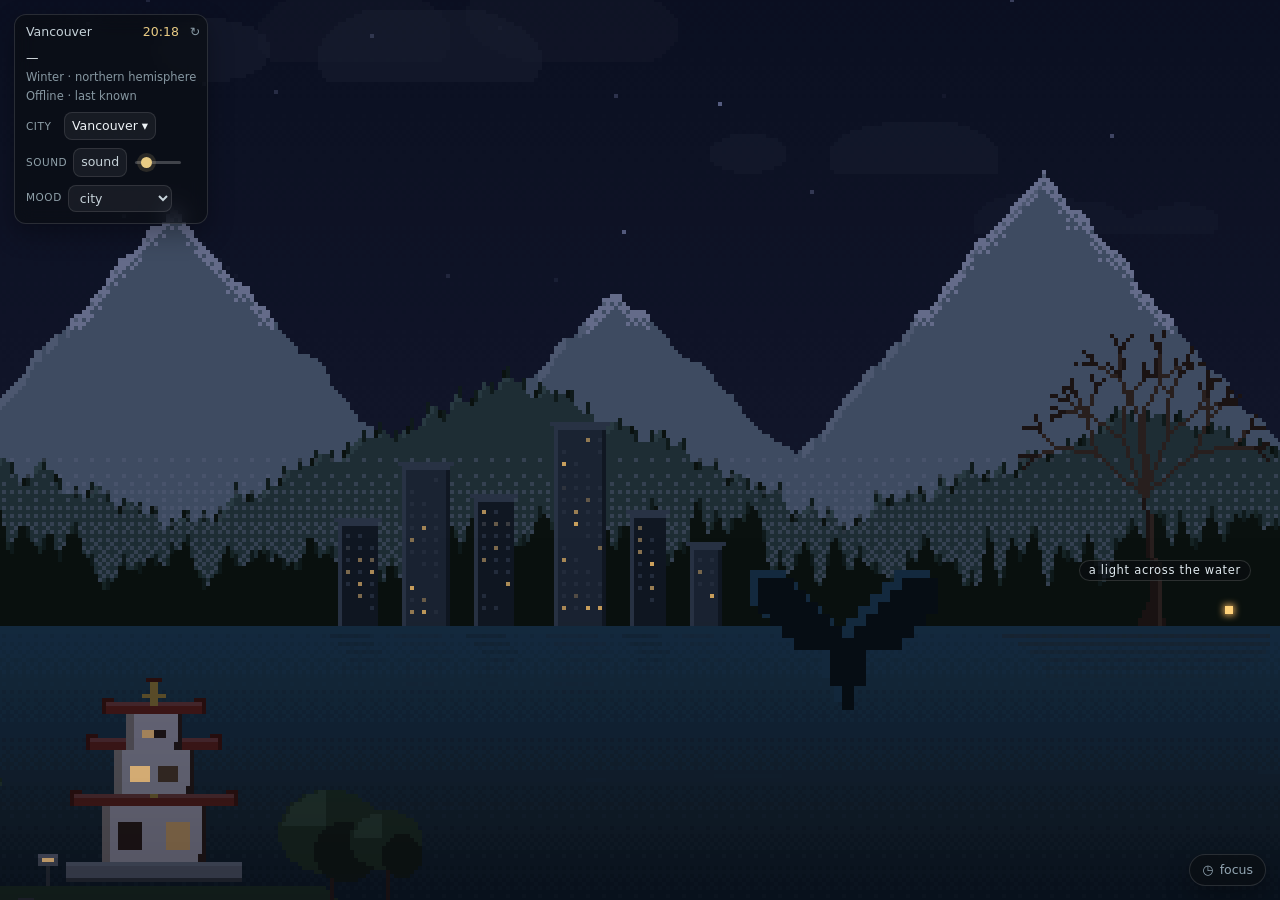
<file: index.html>
<!doctype html>
<html lang="en">
<head>
<meta charset="utf-8">
<meta name="viewport" content="width=device-width,initial-scale=1">
<title>Pixel garden — six cities, one view</title>
<link rel="stylesheet" href="city/city.css">
</head>
<body>
<canvas id="scene"></canvas>

<a id="gardenLink" href="./voxel-garden/" aria-label="Enter the garden">
  <span class="hint" aria-hidden="true">enter the garden</span>
</a>

<button id="walkLight" aria-label="Follow the light across the water" title="A light across the water" hidden></button>

<div id="cityMenu" hidden>
  <button data-city="vancouver" aria-pressed="true">Vancouver</button>
  <button data-city="toronto" aria-pressed="false">Toronto</button>
  <button data-city="hawaii" aria-pressed="false">Hawai&lsquo;i</button>
  <button data-city="hongkong" aria-pressed="false">Hong Kong</button>
  <button data-city="amsterdam" aria-pressed="false">Amsterdam</button>
  <button data-city="sydney" aria-pressed="false">Sydney</button>
</div>
<div id="info">
  <div id="infoHead" role="button" tabindex="0" aria-expanded="true" title="Location, weather and time">
    <span id="infoPlace">Vancouver</span>
    <span id="infoClock">--:--</span>
    <button id="infoRefresh" aria-label="Refresh weather" title="Refresh weather now">&#8635;</button>
    <span class="chev" aria-hidden="true">&#9660;</span>
  </div>
  <div id="infoSum"><span id="infoCondS">—</span><span id="infoTempS"></span><span id="infoSeasonS" class="muted"></span></div>
  <div id="infoBody">
    <div class="row"><span id="infoCond">Clear sky</span><span id="infoTemp"></span></div>
    <div class="row muted" id="infoSeason"></div>
    <div class="row muted" id="infoMeta"></div>
    <div class="row muted" id="infoScene" hidden></div>
    <div class="ctl"><span class="lbl">city</span>
      <button id="cityBtn" aria-haspopup="true" aria-expanded="false" title="Change city">Vancouver &#9662;</button></div>
    <div class="ctl"><span class="lbl">sound</span>
      <button id="snd" aria-pressed="false" title="Ambient sound">sound</button>
      <input id="vol" type="range" min="0" max="1" step="0.01" value="0.18" aria-label="Volume"></div>
    <div class="ctl" style="margin-bottom:2px"><span class="lbl">mood</span><select id="mood" aria-label="Music mood"></select></div>
  </div>
</div>

<div id="focus">
  <div id="focusPanel" role="dialog" aria-label="Focus timer" hidden>
    <div class="fp-top"><span id="focusKind">focus</span><span id="focusRounds" aria-label="Round 1 of 4"></span></div>
    <span id="focusLeft">50m</span>
    <div id="focusLens" role="group" aria-label="Session length">
      <button data-len="25" aria-pressed="false">25m</button>
      <button data-len="50" aria-pressed="true">50m</button>
    </div>
    <div id="focusCtl">
      <button id="focusPause">pause</button>
      <button id="focusMore" title="Add 5 minutes">+5m</button>
    </div>
    <button id="focusGo">start</button>
    <label id="focusAuto"><input type="checkbox" id="focusAutoBox"> auto-start next focus</label>
    <span id="focusNote"></span>
  </div>
  <button id="focusPill" aria-haspopup="dialog" aria-expanded="false" data-kind="idle">
    <span class="ico" aria-hidden="true">&#9719;</span><span id="focusPillText">focus</span>
  </button>
</div>
<div id="walk" role="dialog" aria-modal="true" aria-labelledby="walkPlace" hidden>
  <div id="walkPanel">
    <div id="walkTop">
      <span id="walkPlace"></span>
      <button id="walkClose" aria-label="Close">&times;</button>
    </div>
    <div id="walkTabs" role="group" aria-label="Walk views">
      <button data-walk-tab="story" aria-pressed="true">story</button>
      <button data-walk-tab="satchel" aria-pressed="false">satchel</button>
      <button data-walk-tab="journal" aria-pressed="false">journal</button>
    </div>
    <div id="walkBody" aria-live="polite"></div>
    <div id="walkChoices"></div>
  </div>
</div>
<div id="focusLine" aria-hidden="true" hidden></div>

<script src="shared/time.js"></script>
<script src="shared/weather.js"></script>
<script src="shared/audio.js"></script>
<script src="shared/lofi.js"></script>
<script src="shared/moods.js"></script>
<script src="city/core.js"></script>
<script src="city/draw.js"></script>
<script src="city/build.js"></script>
<script src="city/cities/vancouver.js"></script>
<script src="city/cities/toronto.js"></script>
<script src="city/cities/hawaii.js"></script>
<script src="city/cities/hongkong.js"></script>
<script src="city/cities/amsterdam.js"></script>
<script src="city/cities/sydney.js"></script>
<script src="city/trees.js"></script>
<script src="city/island.js"></script>
<script src="city/frame.js"></script>
<script src="city/audio.js"></script>
<script src="city/ui.js"></script>
<script src="city/focus.js"></script>
<script src="city/walk.js"></script>
<script src="city/stories/vancouver.js"></script>
<script src="city/menu.js"></script>
<script src="city/pixel.js"></script>
</body>
</html>
</file>
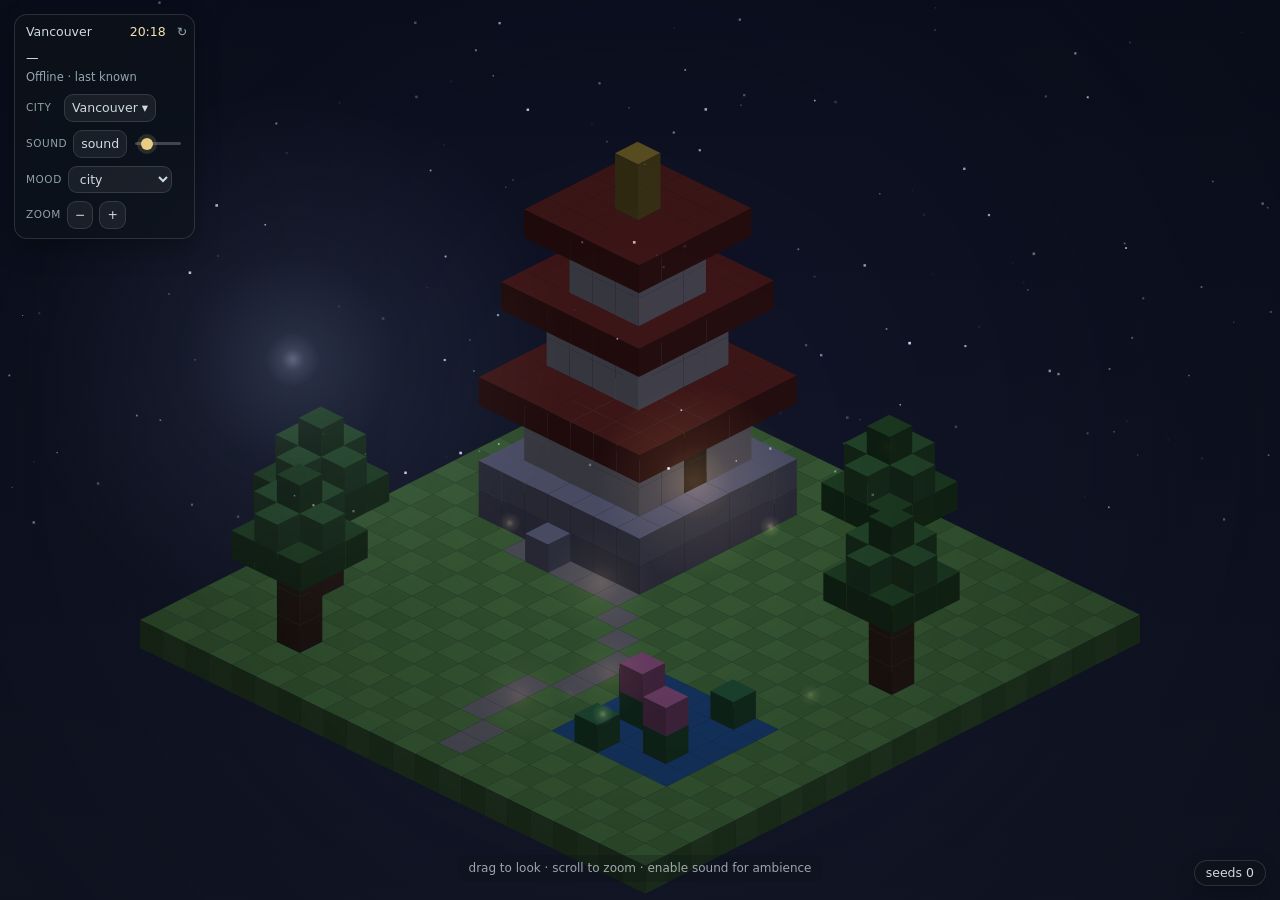
<file: voxel-garden/index.html>
<!doctype html>
<html lang="en">
<head>
<meta charset="utf-8">
<meta name="viewport" content="width=device-width,initial-scale=1">
<title>Voxel Pagoda Garden — relax</title>
<link rel="stylesheet" href="garden.css">
</head>
<body>
<canvas id="scene"></canvas>
<div id="hint">drag to look &middot; scroll to zoom &middot; enable sound for ambience</div>

<div id="places" hidden>
  <button data-place="0">Vancouver</button>
  <button data-place="1">Toronto</button>
  <button data-place="2">Hawai&lsquo;i</button>
  <button data-place="3">Hong Kong</button>
  <button data-place="4">Amsterdam</button>
  <button data-place="5">Sydney</button>
</div>

<div id="info">
  <div id="infoHead" role="button" tabindex="0" aria-expanded="false" title="Location, weather and time">
    <span id="infoPlace">Own time</span>
    <span id="infoClock">--:--</span>
    <button id="infoRefresh" aria-label="Refresh weather" title="Refresh weather now">&#8635;</button>
    <span class="chev" aria-hidden="true">&#9660;</span>
  </div>
  <div id="infoBody">
    <div class="row"><span id="infoCond">Clear sky</span><span id="infoTemp"></span></div>
    <div class="row muted" id="infoMeta"></div>
    <div class="ctl"><span class="lbl">city</span>
      <button id="place" aria-haspopup="true" aria-expanded="false" title="Change city">Vancouver</button></div>
    <div class="ctl"><span class="lbl">sound</span>
      <button id="snd" aria-pressed="false">sound</button>
      <input id="vol" type="range" min="0" max="1" step="0.01" value="0.18" aria-label="Volume"></div>
    <div class="ctl"><span class="lbl">mood</span><select id="mood" aria-label="Music mood"></select></div>
    <div class="ctl"><span class="lbl">zoom</span>
      <button id="zout" aria-label="Zoom out" title="Zoom out (scroll)">&minus;</button>
      <button id="zin" aria-label="Zoom in" title="Zoom in (scroll)">+</button></div>
  </div>
</div>

<div id="bed">
  <div id="bedPanel" hidden>
    <div id="bedNote"></div>
    <button data-kind="poppy" aria-pressed="false">poppy &middot; any time</button>
    <button data-kind="moonflower" aria-pressed="false">moonflower &middot; at night</button>
    <button data-kind="snowdrop" aria-pressed="false">snowdrop &middot; in snow</button>
    <button data-kind="lantern" aria-pressed="false" hidden>lantern &middot; at dusk</button>
  </div>
  <button id="bedPill" aria-expanded="false" title="Seeds from your focus rounds">seeds 0</button>
</div>

<a id="backCity" href="../" hidden>&larr; back to the city</a>

<script src="../shared/time.js"></script>
<script src="../shared/weather.js"></script>
<script src="../shared/audio.js"></script>
<script src="../shared/lofi.js"></script>
<script src="../shared/moods.js"></script>
<script src="js/world.js"></script>
<script src="js/render.js"></script>
<script src="js/audio.js"></script>
<script src="js/plants.js"></script>
<script src="js/ui.js"></script>
<script src="js/loop.js"></script>
</body>
</html>
</file>
<file: city/city.css>
html,body{margin:0;height:100%;overflow:hidden;background:#070a0c}
  canvas{position:fixed;inset:0;display:block;image-rendering:pixelated;image-rendering:crisp-edges}

  /* ---- controls live inside the corner card ---- */
  #infoBody .ctl{display:flex;align-items:center;gap:6px;margin-top:5px}
  #infoBody .ctl .lbl{color:#8fa0a9;font-size:10.5px;letter-spacing:.05em;text-transform:uppercase;min-width:32px}
  #infoBody .ctl button{padding:4px 7px}
  #infoBody .ctl select{font:inherit;color:#c6d2d9;background:rgba(255,255,255,.055);
      border:1px solid rgba(255,255,255,.11);border-radius:8px;padding:4px 7px;cursor:pointer}
  #infoBody #hour{width:74px}
  #infoBody #vol{width:46px}
  button{font:inherit;color:#c6d2d9;background:rgba(255,255,255,.055);border:1px solid rgba(255,255,255,.11);
      border-radius:8px;padding:5px 8px;cursor:pointer;transition:background .15s,color .15s,border-color .15s}
  button:hover{background:rgba(255,255,255,.13);color:#fff}
  button[aria-pressed="true"]{background:rgba(232,203,132,.17);border-color:rgba(232,203,132,.45);color:#f4e2b4}
  input[type=range]{-webkit-appearance:none;appearance:none;height:3px;border-radius:2px;
      background:rgba(255,255,255,.22);outline:none;cursor:pointer}
  input[type=range]::-webkit-slider-thumb{-webkit-appearance:none;width:11px;height:11px;border-radius:50%;
      background:#e8cb84;box-shadow:0 0 0 4px rgba(232,203,132,.14);cursor:pointer}
  input[type=range]::-moz-range-thumb{width:11px;height:11px;border:0;border-radius:50%;background:#e8cb84}
  #cityBtn{color:#eef3f6}
  #cityMenu{position:fixed;z-index:7;display:flex;flex-direction:column;gap:2px;padding:6px;
      border-radius:12px;background:rgba(10,14,17,.9);border:1px solid rgba(255,255,255,.14);
      backdrop-filter:blur(12px);-webkit-backdrop-filter:blur(12px);
      box-shadow:0 14px 34px rgba(0,0,0,.45);min-width:132px}
  #cityMenu[hidden]{display:none}
  #cityMenu button{text-align:left;border:0;background:transparent;color:#c6d2d9;padding:6px 10px;
      border-radius:7px;white-space:nowrap}
  #cityMenu button:hover{background:rgba(255,255,255,.12);color:#fff}
  #cityMenu button[aria-pressed="true"]{color:#f4e2b4;background:rgba(232,203,132,.12)}

  /* ---- corner card (same contract as relax.html) ---- */
  #info{position:fixed;top:14px;left:14px;z-index:6;min-width:172px;
      background:rgba(10,14,17,.62);border:1px solid rgba(255,255,255,.13);border-radius:12px;
      backdrop-filter:blur(10px);-webkit-backdrop-filter:blur(10px);
      color:#e6edf1;font:12.5px/1.45 system-ui,-apple-system,"Segoe UI",sans-serif;overflow:hidden;
      box-shadow:0 10px 26px rgba(0,0,0,.3)}
  #infoHead{display:flex;align-items:center;gap:8px;width:100%;padding:8px 11px;
      background:transparent;border:0;color:inherit;font:inherit;cursor:pointer;text-align:left;border-radius:0}
  #infoHead:hover{background:rgba(255,255,255,.07)}
  #infoRefresh{background:transparent;border:0;color:#8798a2;font:inherit;line-height:1;
      padding:1px 3px;margin:0;cursor:pointer;border-radius:6px;display:inline-flex;align-items:center}
  #infoRefresh:hover:not(:disabled){color:#fff;background:rgba(255,255,255,.12)}
  #infoRefresh:disabled{opacity:.28;cursor:default}
  #infoRefresh.spin{animation:info-spin .9s linear infinite}
  @keyframes info-spin{to{transform:rotate(360deg)}}
  @media (prefers-reduced-motion: reduce){ #infoRefresh.spin{animation:none} }
  #infoPlace{flex:auto;color:#c6d2d9;overflow:hidden;text-overflow:ellipsis;white-space:nowrap}
  #infoClock{font-variant-numeric:tabular-nums;color:#e8cb84}
  #info .chev{font-size:9px;color:#8798a2;transition:transform .18s}
  #info:not(.closed) .chev{transform:rotate(180deg)}
  #infoSum{display:flex;align-items:baseline;gap:7px;padding:0 11px 8px;color:#cfdae1;font-size:12px}
  #info:not(.closed) #infoSum{display:none}
  #infoTempS{color:#e8cb84;font-variant-numeric:tabular-nums}
  #infoSeasonS{font-size:11px}
  #infoBody{padding:0 11px 9px;display:flex;flex-direction:column;gap:3px}
  #info.closed #infoBody{display:none}
  #infoBody .row{display:flex;gap:6px;align-items:baseline}
  #infoBody .row[hidden]{display:none}
  #infoBody .muted{color:#8798a2;font-size:11.5px;line-height:1.35}
  @media (max-width:760px){ #info{top:10px;left:10px;min-width:150px} }

  /* ---- focus timer: its own pill in the bottom-right, away from the card
     (top-left) and the island (bottom-left); the panel opens above it ---- */
  #focus{position:fixed;right:14px;bottom:14px;z-index:6;display:flex;flex-direction:column;
      align-items:flex-end;gap:8px;color:#e6edf1;font:12.5px/1.45 system-ui,-apple-system,"Segoe UI",sans-serif}
  #focusPill,#focusPanel{background:rgba(10,14,17,.62);border:1px solid rgba(255,255,255,.13);
      backdrop-filter:blur(10px);-webkit-backdrop-filter:blur(10px);box-shadow:0 10px 26px rgba(0,0,0,.3)}
  #focusPill{display:inline-flex;align-items:center;gap:6px;padding:6px 12px;border-radius:999px;
      color:#93a6b3;font-variant-numeric:tabular-nums}
  #focusPill:hover{color:#fff;background:rgba(22,28,32,.78)}
  #focusPill[data-kind="focus"]{color:#e8cb84;border-color:rgba(232,203,132,.38)}
  #focusPill[data-kind="break"]{color:#9fd0b8;border-color:rgba(159,208,184,.38)}
  #focusPill .ico{font-size:13px;line-height:1}
  #focusPanel{width:190px;box-sizing:border-box;padding:10px 12px 12px;border-radius:12px;
      display:flex;flex-direction:column;gap:8px}
  #focusPanel[hidden]{display:none}
  #focusKind{color:#8fa0a9;font-size:10.5px;letter-spacing:.05em;text-transform:uppercase;white-space:nowrap}
  #focusLeft{font-size:28px;line-height:1.05;color:#c6d2d9;font-variant-numeric:tabular-nums}
  #focusLeft.focus{color:#e8cb84}
  #focusLeft.break{color:#9fd0b8}
  #focusNote{color:#8798a2;font-size:11.5px;line-height:1.35;min-height:1.35em}
  #focusLens{display:flex;gap:6px}
  #focusLens[hidden]{display:none}
  #focusLens button{flex:1}
  #focusGo{width:100%}
  .fp-top{display:flex;justify-content:space-between;align-items:center}
  #focusRounds{display:inline-flex;gap:4px}
  #focusRounds .dot{width:6px;height:6px;border-radius:50%;border:1px solid rgba(255,255,255,.3)}
  .dot.done{background:#e8cb84;border-color:#e8cb84}
  .dot.now{border-color:#e8cb84;box-shadow:0 0 0 2px rgba(232,203,132,.18)}
  #focusCtl{display:flex;gap:6px}
  #focusCtl button{flex:1}
  #focusCtl[hidden]{display:none}
  #focusAuto{display:flex;align-items:center;gap:6px;color:#8fa0a9;font-size:11.5px;cursor:pointer}
  #focusAuto[hidden]{display:none}
  #focusLeft.paused{opacity:.55}
  #focusPill[data-paused="true"]{opacity:.7}
  /* the progress line: a thin strip along the bottom edge, the whole window wide */
  #focusLine{position:fixed;left:0;bottom:0;height:3px;width:0;z-index:5;pointer-events:none;background:#e8cb84;opacity:.75;transition:width 1s linear,background .6s,opacity .6s}
  #focusLine[data-kind="break"]{background:#9fd0b8}
  #focusLine.paused{opacity:.3}
  #focusLine[hidden]{display:none}
  @media (prefers-reduced-motion: reduce){ #focusLine{transition:none} }
  @media (max-width:760px){ #focus{right:10px;bottom:10px} }
  /* narrower panel on phones, so it stays clear of the island on the left */
  @media (max-width:520px){ #focusPanel{width:150px;padding:9px 10px 10px} }

  /* ---- the pagoda island is a link into the voxel garden ----
     Sits under the UI (z-index 4 < bar's 5 and card's 6) so it can never eat a
     click meant for the controls; the rectangle itself is placed in JS from the
     framebuffer geometry, so it tracks the island on any window size. */
  #gardenLink{position:fixed;z-index:4;display:block;cursor:pointer;border-radius:8px;
      text-decoration:none;-webkit-tap-highlight-color:transparent}
  #gardenLink .hint{position:absolute;left:50%;bottom:100%;transform:translate(-50%,-7px);
      padding:4px 9px;border-radius:999px;white-space:nowrap;pointer-events:none;
      background:rgba(10,14,17,.70);border:1px solid rgba(255,255,255,.14);
      color:#dfe8ee;font:11.5px/1 system-ui,-apple-system,"Segoe UI",sans-serif;
      letter-spacing:.06em;opacity:0;transition:opacity .16s}
  #gardenLink:hover .hint,#gardenLink:focus-visible .hint{opacity:1}
  #gardenLink:focus-visible{outline:2px solid rgba(232,203,132,.75);outline-offset:3px}
  @media (prefers-reduced-motion: reduce){ #gardenLink .hint{transition:none} }

  /* ---- The Far Light: a small light on the far shore opens a story panel ---- */
  #walkLight{position:fixed;z-index:4;width:44px;height:44px;margin:-22px 0 0 -22px;padding:0;
      border:0;background:transparent;cursor:pointer}
  #walkLight:hover{background:transparent}
  #walkLight[hidden]{display:none}
  #walkLight:focus-visible{outline:2px solid rgba(232,203,132,.75);outline-offset:3px}
  /* the light itself: three quick blinks, then one slow, then dark for a while */
  #walkLight::before{content:"";position:absolute;left:50%;top:50%;width:var(--walk-px,3px);
      height:var(--walk-px,3px);transform:translate(-50%,-50%);background:#ffd27a;
      box-shadow:0 0 6px 2px rgba(255,190,100,.7);animation:walk-blink 6s steps(1,end) infinite}
  @keyframes walk-blink{
    0%{opacity:1}
    4%{opacity:.12}
    8%{opacity:1}
    12%{opacity:.12}
    16%{opacity:1}
    20%{opacity:.12}
    26%{opacity:1}
    50%{opacity:.12}
    100%{opacity:.12}
  }
  #walkLight.steady::before{animation:none}
  /* right-aligned: the light sits near the right edge at every window size */
  #walkLight::after{content:"a light across the water";position:absolute;right:0;bottom:100%;
      transform:translateY(-7px);padding:4px 9px;border-radius:999px;white-space:nowrap;
      pointer-events:none;background:rgba(10,14,17,.70);border:1px solid rgba(255,255,255,.14);
      color:#dfe8ee;font:11.5px/1 system-ui,-apple-system,"Segoe UI",sans-serif;
      letter-spacing:.06em;opacity:0;transition:opacity .16s}
  #walkLight:hover::after,#walkLight:focus-visible::after,#walkLight.new::after{opacity:1}
  @media (prefers-reduced-motion: reduce){
    #walkLight::before{animation:none}
  }
  #walk{position:fixed;inset:0;z-index:8;background:rgba(5,8,10,.42)}
  #walk[hidden]{display:none}
  #walkPanel{position:absolute;left:50%;bottom:6vh;transform:translateX(-50%);
      width:min(540px,calc(100vw - 20px));max-height:80vh;box-sizing:border-box;display:flex;
      flex-direction:column;gap:10px;padding:14px 16px 16px;border-radius:12px;
      background:rgba(10,14,17,.9);border:1px solid rgba(255,255,255,.14);
      backdrop-filter:blur(12px);-webkit-backdrop-filter:blur(12px);
      box-shadow:0 14px 34px rgba(0,0,0,.45);color:#e6edf1;
      font:12.5px/1.45 system-ui,-apple-system,"Segoe UI",sans-serif}
  #walkTop{display:flex;justify-content:space-between;align-items:center;gap:8px}
  #walkPlace{color:#e8cb84;font-size:11.5px;text-transform:uppercase;letter-spacing:.08em}
  #walkClose{border:0;background:transparent;padding:0 4px;font-size:18px;line-height:1;color:#93a6b3}
  #walkClose:hover{background:transparent;color:#fff}
  #walkTabs{display:flex;gap:6px}
  #walkTabs button{font-size:11.5px}
  #walkBody{flex:1 1 auto;min-height:0;overflow:auto;
      scrollbar-width:thin;scrollbar-color:rgba(255,255,255,.22) transparent;
      font:15.5px/1.6 Georgia,"Iowan Old Style",serif}
  #walkBody p{margin:0 0 .7em;animation:walk-fade .18s ease-out both}
  .walk-say{color:#cfdae1;font-style:italic}
  .walk-got{color:#9fd0b8;font:12.5px/1.45 system-ui,sans-serif}
  .walk-check,.walk-secrets{color:#93a6b3;font:12.5px/1.45 system-ui,sans-serif}
  @keyframes walk-fade{from{opacity:0}to{opacity:1}}
  @media (prefers-reduced-motion: reduce){
    #walkBody p{animation:none}
  }
  #walkChoices{flex:0 0 auto;display:flex;flex-direction:column;gap:6px}
  #walkChoices button{width:100%;text-align:left;font-size:14px;padding:8px 10px}
  #walkChoices button:disabled{opacity:.55;cursor:default}
  .walk-n{color:#e8cb84;margin-right:6px}
  .walk-hint,.walk-now{display:block;font-size:11.5px;font-style:italic}
  .walk-hint{color:#8fa0a9}
  .walk-now{color:#e8cb84}
</file>
<file: voxel-garden/garden.css>
html,body{margin:0;height:100%;overflow:hidden;background:#0b1116}
  canvas{position:fixed;inset:0;display:block;cursor:grab;touch-action:none}
  #hint{position:fixed;left:50%;bottom:18px;transform:translateX(-50%);
        color:#eaf1f6;font:12px/1.4 system-ui,-apple-system,"Segoe UI",sans-serif;
        padding:5px 10px;border-radius:9px;background:rgba(14,20,26,.42);
        opacity:.65;pointer-events:none;transition:opacity 1s ease}
  @media (max-width:620px){
    #hint{display:none}
  }
  #places{position:fixed;left:14px;top:auto;width:max-content;
      display:flex;flex-direction:column;gap:3px;padding:7px;border-radius:13px;
      background:rgba(14,20,26,.74);border:1px solid rgba(255,255,255,.14);
      backdrop-filter:blur(12px);-webkit-backdrop-filter:blur(12px);
      font:13px/1 system-ui,-apple-system,"Segoe UI",sans-serif;z-index:7;
      box-shadow:0 14px 34px rgba(0,0,0,.38)}
  #places[hidden]{display:none}
  #places button{text-align:left;border:0;background:transparent;color:#cfdae2;
      padding:7px 12px;border-radius:8px;min-width:136px;white-space:nowrap}
  #places button:hover{background:rgba(255,255,255,.12);color:#fff}
  #places button[aria-current="true"]{color:#f4e2b4;background:rgba(232,203,132,.12)}
  #info{position:fixed;top:14px;left:14px;z-index:6;min-width:170px;
      background:rgba(14,20,26,.55);border:1px solid rgba(255,255,255,.13);border-radius:13px;
      backdrop-filter:blur(12px);-webkit-backdrop-filter:blur(12px);
      color:#e9eff3;font:12.5px/1.45 system-ui,-apple-system,"Segoe UI",sans-serif;overflow:hidden;
      box-shadow:0 10px 26px rgba(0,0,0,.28)}
  #infoHead{display:flex;align-items:center;gap:8px;width:100%;padding:8px 11px;
      background:transparent;border:0;color:inherit;font:inherit;cursor:pointer;text-align:left;border-radius:0}
  #infoHead:hover{background:rgba(255,255,255,.07)}
  #infoRefresh{background:transparent;border:0;color:#93a6b3;font:inherit;line-height:1;
      padding:1px 3px;margin:0;cursor:pointer;border-radius:6px;display:inline-flex;align-items:center}
  #infoRefresh:hover:not(:disabled){color:#fff;background:rgba(255,255,255,.12)}
  #infoRefresh:disabled{opacity:.28;cursor:default}
  #infoRefresh.spin{animation:info-spin .9s linear infinite}
  @keyframes info-spin{to{transform:rotate(360deg)}}
  @media (prefers-reduced-motion: reduce){ #infoRefresh.spin{animation:none} }
  #infoPlace{flex:auto;color:#cfdae2;overflow:hidden;text-overflow:ellipsis;white-space:nowrap}
  #infoClock{font-variant-numeric:tabular-nums;color:#f4e2b4}
  #info .chev{font-size:9px;color:#93a6b3;transition:transform .18s}
  #info:not(.closed) .chev{transform:rotate(180deg)}
  #infoBody{padding:0 11px 9px;display:flex;flex-direction:column;gap:3px}
  #info.closed #infoBody{display:none}
  #infoBody .row{display:flex;gap:6px;align-items:baseline}
  #infoBody .muted{color:#93a6b3;font-size:11.5px;line-height:1.35}
  #infoBody .ctl{display:flex;align-items:center;gap:6px;margin-top:5px}
  #infoBody .ctl .lbl{color:#8fa0a9;font-size:10.5px;letter-spacing:.05em;text-transform:uppercase;min-width:32px}
  #infoBody .ctl button{padding:4px 7px}
  #infoBody .ctl select{font:inherit;color:#cfdae2;background:rgba(255,255,255,.06);
      border:1px solid rgba(255,255,255,.12);border-radius:9px;padding:4px 7px;cursor:pointer}
  #infoBody #vol{width:46px}
  @media (max-width:620px){ #info{top:10px;left:10px;min-width:150px} }
  /* the way back to the city page: the bar's glass, top-right, out of the way */
  #backCity{position:fixed;top:14px;right:14px;z-index:6;display:inline-flex;align-items:center;
      padding:6px 11px;border-radius:999px;color:#cfdae2;text-decoration:none;
      background:rgba(14,20,26,.52);border:1px solid rgba(255,255,255,.13);
      backdrop-filter:blur(12px);-webkit-backdrop-filter:blur(12px);
      font:12.5px/1 system-ui,-apple-system,"Segoe UI",sans-serif;
      box-shadow:0 8px 20px rgba(0,0,0,.22);transition:background .15s,color .15s}
  #backCity:hover{background:rgba(255,255,255,.13);color:#fff}
  #backCity:focus-visible{outline:2px solid #e8cb84;outline-offset:2px}
  #backCity[hidden]{display:none}
  @media (max-width:620px){ #backCity{top:10px;right:10px;padding:5px 9px;font-size:11.5px} }
  input[type=range]{-webkit-appearance:none;appearance:none;height:3px;border-radius:2px;
      background:rgba(255,255,255,.22);outline:none;cursor:pointer}
  input[type=range]::-webkit-slider-thumb{-webkit-appearance:none;width:12px;height:12px;border-radius:50%;
      background:#e8cb84;box-shadow:0 0 0 4px rgba(232,203,132,.14);cursor:pointer}
  input[type=range]::-moz-range-thumb{width:12px;height:12px;border:0;border-radius:50%;background:#e8cb84}
  #vol{width:62px}
  button{font:inherit;color:#cfdae2;background:rgba(255,255,255,.06);border:1px solid rgba(255,255,255,.12);
      border-radius:9px;padding:5px 9px;cursor:pointer;transition:background .15s,color .15s,border-color .15s}
  button:hover{background:rgba(255,255,255,.13);color:#fff}
  button[aria-pressed="true"]{background:rgba(232,203,132,.18);border-color:rgba(232,203,132,.45);color:#f4e2b4}
  /* the seed bed: seeds are earned in the city, planting happens here */
  #bed{position:fixed;right:14px;bottom:14px;z-index:6;display:flex;flex-direction:column;
      align-items:flex-end;gap:6px;
      font:12.5px/1 system-ui,-apple-system,"Segoe UI",sans-serif}
  #bedPill{padding:6px 11px;border-radius:999px;color:#cfdae2;cursor:pointer;
      background:rgba(14,20,26,.52);border:1px solid rgba(255,255,255,.13);
      backdrop-filter:blur(12px);-webkit-backdrop-filter:blur(12px);
      box-shadow:0 8px 20px rgba(0,0,0,.22);transition:background .15s,color .15s}
  #bedPill:hover{background:rgba(255,255,255,.13);color:#fff}
  #bedPill:focus-visible{outline:2px solid #e8cb84;outline-offset:2px}
  #bedPanel{width:190px;box-sizing:border-box;padding:10px;border-radius:12px;display:flex;
      flex-direction:column;gap:5px;color:#cfdae2;
      background:rgba(14,20,26,.52);border:1px solid rgba(255,255,255,.13);
      backdrop-filter:blur(12px);-webkit-backdrop-filter:blur(12px);
      box-shadow:0 8px 20px rgba(0,0,0,.22)}
  #bedPanel[hidden]{display:none}
  #bedPanel button[hidden]{display:none}
  #bedPanel button{text-align:left}
  #bedNote{color:#93a6b3;font-size:11.5px;line-height:1.35}
  #bed button:disabled{opacity:.4;cursor:default}
  @media (max-width:620px){
    #bed{right:10px;bottom:10px}
  }
</file>
